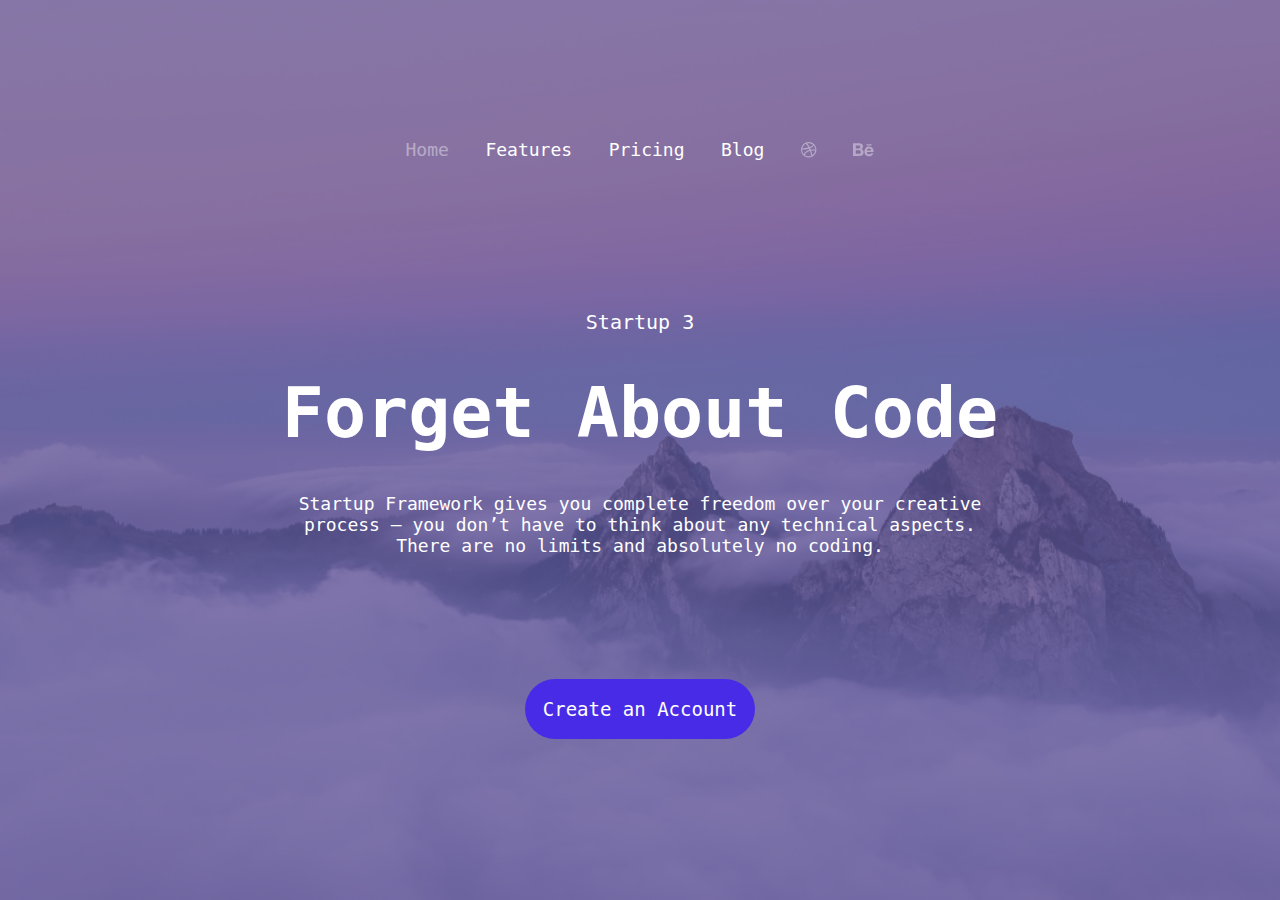
<file: css practice day 2/index.html>
<!DOCTYPE html>
<html lang="en">

<head>
    <meta charset="UTF-8">
    <meta name="viewport" content="width=device-width, initial-scale=1.0">
    <title>Css practice day 2</title>
    <link rel="stylesheet" href="index.css" type="text/css">
</head>

<body>
    <div class="container">
        <div class="overlay"></div>
        <div class="nav-bar">
            <a>Home</a>
            <a>Features</a>
            <a>Pricing</a>
            <a>Blog</a>
            <svg width="16" height="16" viewBox="0 0 16 16" fill="none" xmlns="http://www.w3.org/2000/svg">
                <path d="M10.2857 13.8386C10.0045 12.2247 9.53571 10.5573 8.87946 8.83636H8.85938L8.83929 8.8464C8.73214 8.88658 8.58817 8.9435 8.40737 9.01716C8.22656 9.08412 7.88839 9.24819 7.39286 9.50935C6.89732 9.76381 6.43862 10.0384 6.01674 10.333C5.59487 10.621 5.15625 11.0027 4.70089 11.4781C4.24554 11.9535 3.90067 12.4491 3.66629 12.9647L3.51563 12.8542C4.74777 13.8587 6.14732 14.3609 7.71429 14.3609C8.59822 14.3609 9.45536 14.1868 10.2857 13.8386ZM8.42746 7.74149C8.28683 7.41336 8.10938 7.04171 7.89509 6.62653C5.8125 7.2493 3.55915 7.56069 1.13504 7.56069C1.12835 7.60756 1.125 7.67787 1.125 7.77162C1.125 8.60198 1.27232 9.39551 1.56696 10.1522C1.86161 10.9022 2.27679 11.5752 2.8125 12.1712C3.14732 11.5752 3.55915 11.0194 4.04799 10.5038C4.54353 9.98145 5.02232 9.56292 5.48438 9.24819C5.94643 8.93345 6.3817 8.66225 6.79018 8.43457C7.20536 8.20689 7.54018 8.04618 7.79464 7.95243L8.16629 7.82185C8.19308 7.81515 8.23661 7.80511 8.29688 7.79171C8.35714 7.77162 8.40067 7.75488 8.42746 7.74149ZM7.35268 5.61203C6.54911 4.18569 5.73214 2.92006 4.90179 1.81515C3.97768 2.25042 3.1942 2.87319 2.55134 3.68345C1.90848 4.49372 1.47991 5.40444 1.26562 6.4156C3.28795 6.4156 5.31696 6.14774 7.35268 5.61203ZM14.2232 8.81627C12.817 8.41448 11.4475 8.31738 10.115 8.52497C10.6975 10.1254 11.1261 11.6957 11.4007 13.2359C12.144 12.7337 12.7634 12.1009 13.2589 11.3375C13.7545 10.5674 14.0759 9.72698 14.2232 8.81627ZM6.13728 1.37319C6.13058 1.37319 6.12388 1.37653 6.11719 1.38323C6.12388 1.37653 6.13058 1.37319 6.13728 1.37319ZM12.0636 2.82966C10.8248 1.73144 9.375 1.18234 7.71429 1.18234C7.20536 1.18234 6.68638 1.24595 6.15737 1.37319C7.0346 2.51158 7.85826 3.7906 8.62835 5.21024C9.0904 5.03613 9.52567 4.83524 9.93415 4.60756C10.3426 4.37319 10.6641 4.1656 10.8984 3.98479C11.1395 3.80399 11.3605 3.61314 11.5614 3.41225C11.7623 3.21136 11.8862 3.07743 11.933 3.01046C11.9866 2.9368 12.0301 2.87653 12.0636 2.82966ZM14.3036 7.70131C14.2835 6.14774 13.7846 4.77497 12.8069 3.58301L12.7969 3.59305C12.7366 3.67341 12.673 3.75711 12.606 3.84417C12.5391 3.92452 12.3917 4.07185 12.1641 4.28613C11.9431 4.50042 11.7054 4.70466 11.4509 4.89886C11.2031 5.08636 10.8683 5.30399 10.4464 5.55176C10.0313 5.79283 9.59263 6.00711 9.13058 6.19461C9.29799 6.54953 9.44531 6.86761 9.57255 7.14886C9.58594 7.18234 9.60603 7.23926 9.63281 7.31961C9.6663 7.39997 9.69308 7.45689 9.71317 7.49037C9.95424 7.45689 10.202 7.43345 10.4565 7.42006C10.7176 7.40667 10.9654 7.39997 11.1998 7.39997C11.4342 7.39997 11.6652 7.40667 11.8929 7.42006C12.1205 7.42676 12.3348 7.44015 12.5357 7.46024C12.7366 7.47363 12.9241 7.49037 13.0982 7.51046C13.279 7.53055 13.4397 7.55399 13.5804 7.58078C13.7277 7.60086 13.8516 7.62095 13.952 7.64104C14.0525 7.65444 14.1362 7.66783 14.2031 7.68122L14.3036 7.70131ZM14.394 3.90444C15.0837 5.08301 15.4286 6.37207 15.4286 7.77162C15.4286 9.17118 15.0837 10.4636 14.394 11.6489C13.7042 12.8274 12.7667 13.7616 11.5815 14.4513C10.4029 15.141 9.11384 15.4859 7.71429 15.4859C6.31473 15.4859 5.02232 15.141 3.83705 14.4513C2.65848 13.7616 1.72433 12.8274 1.0346 11.6489C0.344866 10.4636 0 9.17118 0 7.77162C0 6.37207 0.344866 5.08301 1.0346 3.90444C1.72433 2.71917 2.65848 1.78167 3.83705 1.09194C5.02232 0.402204 6.31473 0.0573374 7.71429 0.0573374C9.11384 0.0573374 10.4029 0.402204 11.5815 1.09194C12.7667 1.78167 13.7042 2.71917 14.394 3.90444Z" fill="white"/>
            </svg>
            <svg width="21" height="14" viewBox="0 0 21 14" fill="none" xmlns="http://www.w3.org/2000/svg">
                <path d="M18.5625 1.17657H13.4297V2.42211H18.5625V1.17657ZM16.0313 5.45559C15.4286 5.45559 14.9397 5.63305 14.5647 5.98796C14.1897 6.33617 13.9821 6.81162 13.942 7.4143H18.0402C17.9196 6.10849 17.25 5.45559 16.0313 5.45559ZM16.192 11.3317C16.6138 11.3317 17.0223 11.2246 17.4174 11.0103C17.8125 10.796 18.067 10.5047 18.1808 10.1364H20.4007C19.731 12.1922 18.3013 13.2201 16.1116 13.2201C14.6786 13.2201 13.5368 12.7781 12.6864 11.8942C11.8426 11.0103 11.4208 9.84845 11.4208 8.40872C11.4208 7.01586 11.856 5.86073 12.7266 4.94332C13.6038 4.01921 14.7321 3.55715 16.1116 3.55715C17.0357 3.55715 17.8393 3.78483 18.5223 4.24019C19.2121 4.69555 19.7243 5.29488 20.0592 6.03818C20.4007 6.78148 20.5714 7.61184 20.5714 8.52925C20.5714 8.64309 20.5647 8.80046 20.5513 9.00135H13.942C13.942 9.74466 14.1328 10.3205 14.5145 10.729C14.9029 11.1308 15.4621 11.3317 16.192 11.3317ZM2.78237 10.8295H5.75558C7.12835 10.8295 7.81473 10.2703 7.81473 9.15202C7.81473 7.94666 7.14844 7.34398 5.81585 7.34398H2.78237V10.8295ZM2.78237 5.4355H5.60491C6.12723 5.4355 6.53906 5.31497 6.8404 5.0739C7.14844 4.82613 7.30246 4.44443 7.30246 3.92881C7.30246 2.96452 6.66629 2.48238 5.39397 2.48238H2.78237V5.4355ZM0 0.322779H5.96652C6.54911 0.322779 7.06808 0.369654 7.52344 0.463404C7.9788 0.557154 8.40067 0.717869 8.78906 0.945547C9.18415 1.16653 9.48549 1.48796 9.69308 1.90983C9.90737 2.33171 10.0145 2.84733 10.0145 3.45671C10.0145 4.66876 9.43862 5.54934 8.28683 6.09845C9.05022 6.31274 9.62612 6.69778 10.0145 7.25358C10.4029 7.80939 10.5971 8.49242 10.5971 9.30269C10.5971 9.80492 10.5134 10.2636 10.346 10.6788C10.1853 11.0873 9.96429 11.4322 9.68304 11.7134C9.40848 11.9947 9.08036 12.2324 8.69866 12.4266C8.31696 12.6208 7.91183 12.7614 7.48326 12.8484C7.05469 12.9355 6.60603 12.979 6.13728 12.979H0V0.322779Z" fill="white"/>
            </svg>
        </div>
        <div class="center-container">
            <div class="center-container-heading">Startup 3</div>
            <div class="center-container-content">Forget About Code</div>
            <div class="center-container-footer">Startup Framework gives you complete freedom over your creative process — you don’t have to think about any technical aspects. There are no limits and absolutely no coding. </div>
        </div>
        <div class="create-account-button">
            Create an Account
        </div>
    </div>
</body>

</html>
</file>
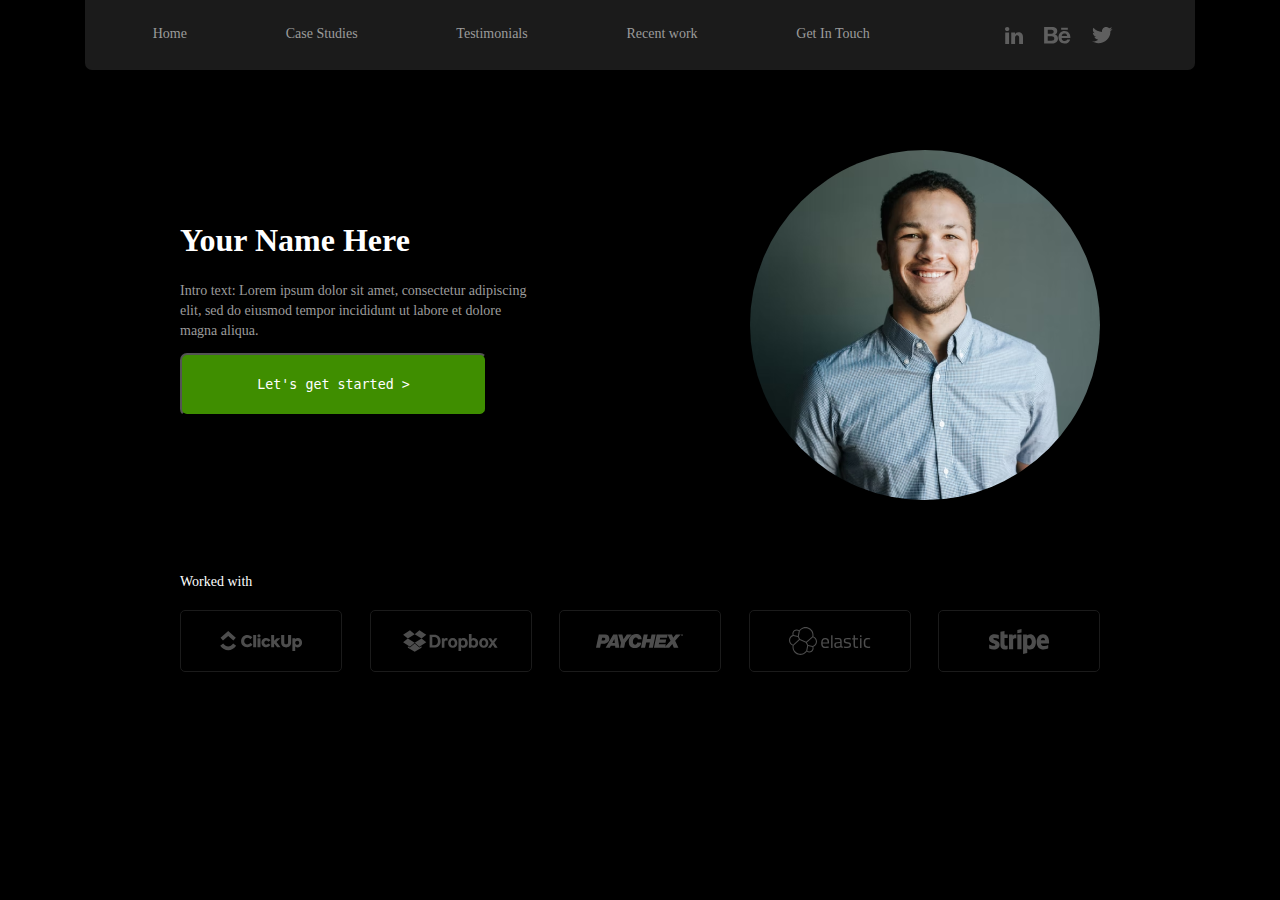
<file: css practice day 3/index.html>
<!DOCTYPE html>
<html lang="en">

<head>
    <meta charset="UTF-8">
    <meta name="viewport" content="width=device-width, initial-scale=1.0">
    <title>Portfolio cover page</title>
    <link rel="stylesheet" href="index.css">
</head>

<body>
    <div class="main-container">
        <div class="nav-bar">
            <div class="left-section">
                <a>Home</a>
                <a>Case Studies</a>
                <a>Testimonials</a>
                <a>Recent work</a>
                <a>Get In Touch</a>
            </div>
            <div class="social-section">
                <embed src="linkedin.svg" alt="linkedin" />
                <embed src="behance.svg" alt="behance" />
                <img src="twitter.svg" alt="twitter" />
            </div>
        </div>

        <div class="main-content">
            <div class="main-content-left">
                <div class="main-content-left-heading">
                    <h1>Your Name Here</h1>
                </div>
                <div class="main-content-left-description">
                    <p>
                        Intro text: Lorem ipsum dolor sit amet, consectetur adipiscing elit, sed do eiusmod tempor incididunt ut labore et dolore magna aliqua.
                    </p>
                </div>
                <div class="main-content-left-button">
                    <button>Let's get started ></button>
                </div>
            </div>
            <div class="main-content-right">
                <img src="dp/profile.png" alt="profile">
            </div>
        </div>


        <div class="footer-container">
            <p>Worked with</p>
            <div class="client-logo-section">
                <div class="client">
                    <img src="client/clickup.svg" alt="clickup" />
                </div>
                <div class="client">
                    <img src="client/dropbox.svg" alt="dropbox" />
                </div>
                <div class=" client ">
                    <img src="client/paycheck.svg " alt="paycheck" />
                </div>
                <div class="client">
                    <img src="client/elastic.svg" alt="elastic" />
                </div>
                <div class=" client ">
                    <img src="client/stripe.svg " alt="stripe" />
                </div>
            </div>
        </div>
    </div>
</body>

</html>
</file>
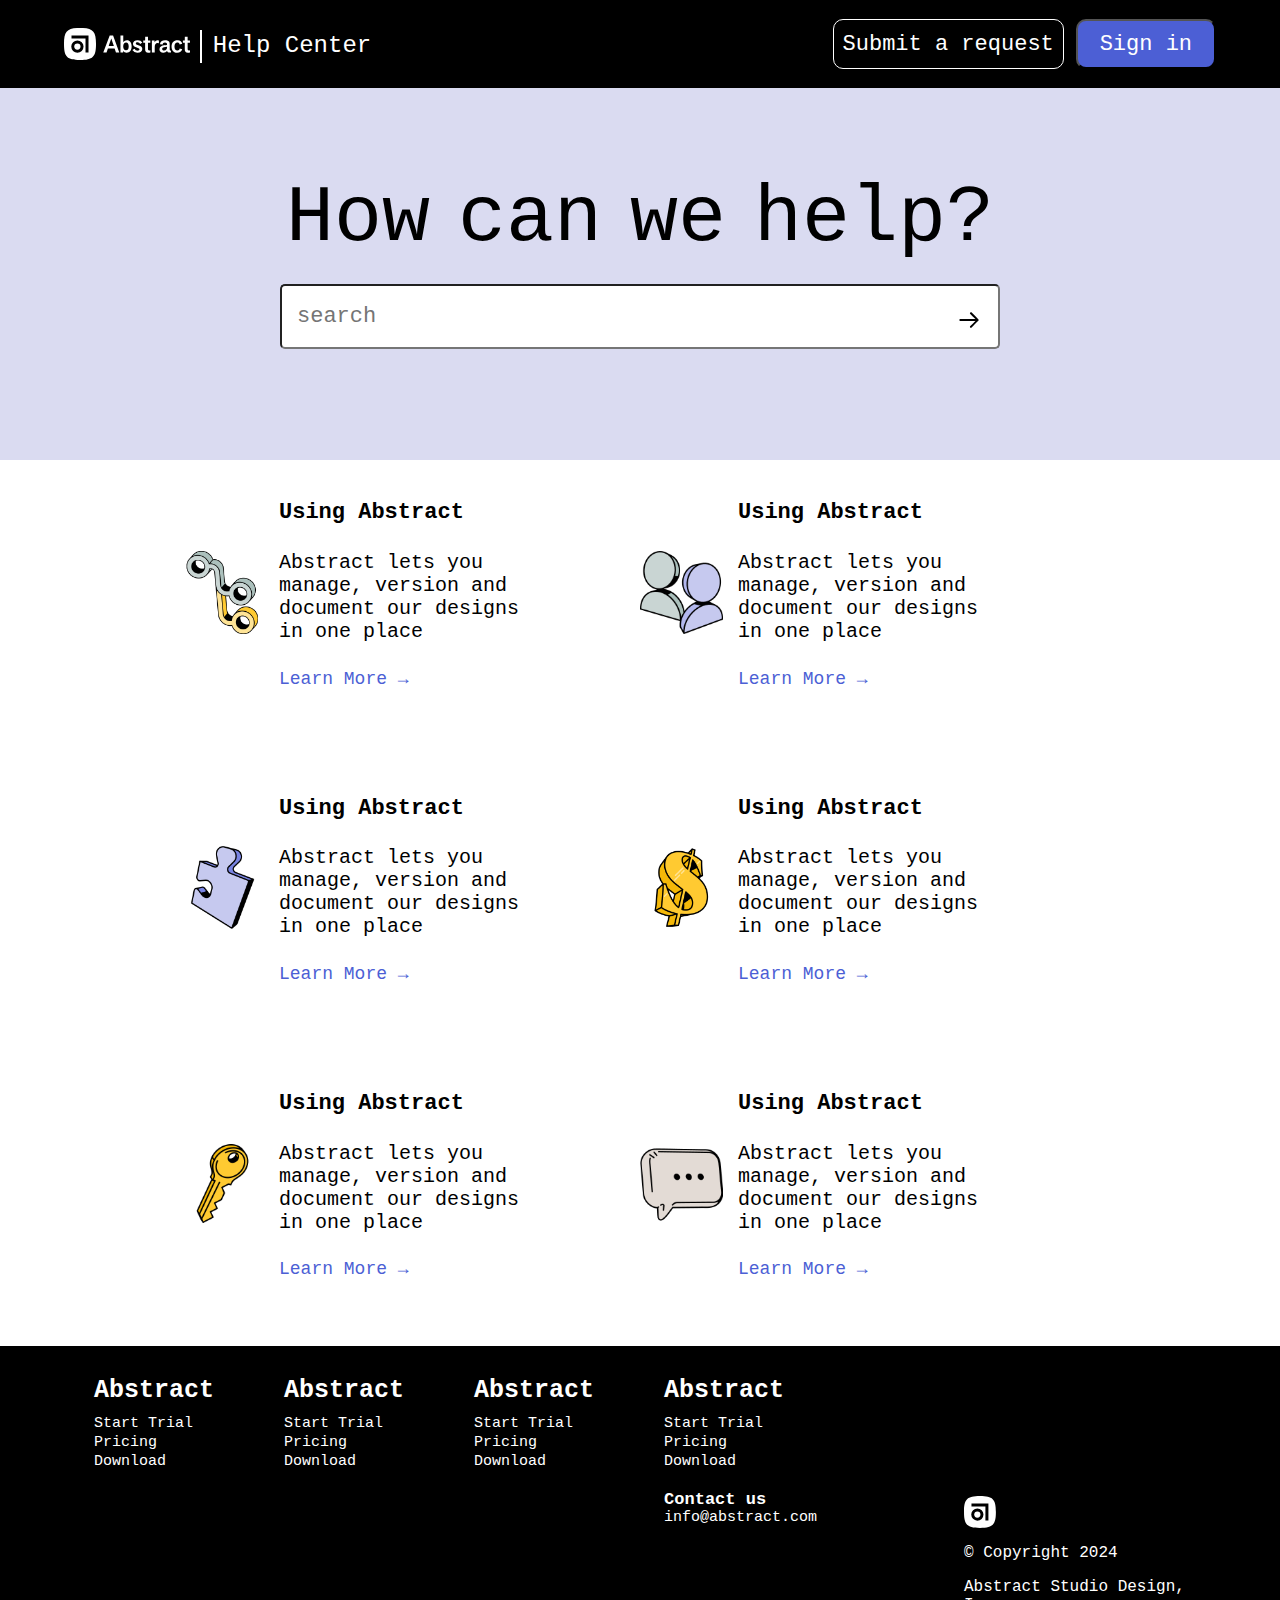
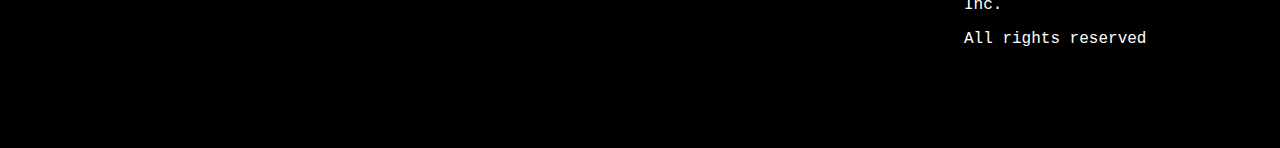
<file: css practice day 4/index.html>
<!DOCTYPE html>
<html lang="en">

<head>
    <meta charset="UTF-8">
    <meta name="viewport" content="width=device-width, initial-scale=1.0">
    <title>css practice day 4</title>
    <link rel="stylesheet" href="index.css">

</head>

<body>
    <div class="layout">
        <header class="header-container">
            <div class="inner-header-container">
                <div class="header-container-left">
                    <img src="asset/logo.svg" alt="logo" style="width: 126px; height: 32px;">
                    <a href="#">Help Center</a>
                </div>
                <div class="header-container-right">
                    <button>Submit a request</button>
                    <button>Sign in</button>
                </div>
            </div>
        </header>
        <section class="hero-container-main">
            <div class="hero-container-inner">
                <div class="inner-hero-heading">How can we help?</div>
                <form role="search" class="inner-hero-form">
                    <input type="text" type="search" placeholder="search">
                </form>
                <img src="asset/rightarrow.svg" alt="rightarrow" class="inner-hero-form-input-svg">
            </div>
        </section>
        <div class="category-list-container">
            <div class="category-list">
                <div class="category-list-item">
                    <div class="category-list-item-logo">
                        <img src="asset/category/abstract.png" alt="abstract">
                    </div>
                    <div class="category-list-item-detail">
                        <div class="category-list-item-heading">Using Abstract</div>
                        <div class="category-list-item-content">Abstract lets you manage, version and document our designs in one place</div>
                        <a>Learn More →</a>
                    </div>
                </div>
                <div class="category-list-item">
                    <div class="category-list-item-logo">
                        <img src="asset/category/account.png" alt="abstract">
                    </div>
                    <div class="category-list-item-detail">
                        <div class="category-list-item-heading">Using Abstract</div>
                        <div class="category-list-item-content">Abstract lets you manage, version and document our designs in one place</div>
                        <a>Learn More →</a>
                    </div>
                </div>
                <div class="category-list-item">
                    <div class="category-list-item-logo">
                        <img src="asset/category/organise.png" alt="abstract">
                    </div>
                    <div class="category-list-item-detail">
                        <div class="category-list-item-heading">Using Abstract</div>
                        <div class="category-list-item-content">Abstract lets you manage, version and document our designs in one place</div>
                        <a>Learn More →</a>
                    </div>
                </div>
                <div class="category-list-item">
                    <div class="category-list-item-logo">
                        <img src="asset/category/billing.png" alt="abstract">
                    </div>
                    <div class="category-list-item-detail">
                        <div class="category-list-item-heading">Using Abstract</div>
                        <div class="category-list-item-content">Abstract lets you manage, version and document our designs in one place</div>
                        <a>Learn More →</a>
                    </div>
                </div>
                <div class="category-list-item">
                    <div class="category-list-item-logo">
                        <img src="asset/category/authenticate.png" alt="abstract">
                    </div>
                    <div class="category-list-item-detail">
                        <div class="category-list-item-heading">Using Abstract</div>
                        <div class="category-list-item-content">Abstract lets you manage, version and document our designs in one place</div>
                        <a>Learn More →</a>
                    </div>
                </div>
                <div class="category-list-item">
                    <div class="category-list-item-logo">
                        <img src="asset/category/support.png" alt="abstract">
                    </div>
                    <div class="category-list-item-detail">
                        <div class="category-list-item-heading">Using Abstract</div>
                        <div class="category-list-item-content">Abstract lets you manage, version and document our designs in one place</div>
                        <a>Learn More →</a>
                    </div>
                </div>

            </div>
        </div>
        <footer class="footer-container-main">
            <div class="inner-footer">
                <div class="inner-footer-list-container">
                    <div class="abstract-list-container">
                        <div class="footer-list-header">Abstract</div>
                        <div class="footer-list-item">
                            <a>Start Trial</a>
                            <a>Pricing</a>
                            <a>Download</a>
                        </div>
                    </div>
                    <div class="resources-list-container">
                        <div class="footer-list-header">Abstract</div>
                        <div class="footer-list-item">
                            <a>Start Trial</a>
                            <a>Pricing</a>
                            <a>Download</a>
                        </div>
                    </div>
                    <div class="community-list-container">
                        <div class="footer-list-header">Abstract</div>
                        <div class="footer-list-item">
                            <a>Start Trial</a>
                            <a>Pricing</a>
                            <a>Download</a>
                        </div>
                    </div>
                    <div class="company-list-container">
                        <div class="footer-list-header">Abstract</div>
                        <div class="footer-list-item">
                            <a>Start Trial</a>
                            <a>Pricing</a>
                            <a>Download</a>
                        </div>
                        <div class="footer-list-item-subtitle">
                            <div style="font-size: 17px; font-weight: bold;">Contact us</div>
                            <a>info@abstract.com</a>
                        </div>
                    </div>
                </div>
                <div class="inner-footer-copyright-container">
                    <img src="asset/logo.svg" alt="logo">
                    <div class="copyright-content-container">
                        <p>© Copyright 2024</p>
                        <p>Abstract Studio Design, Inc.</p>
                        <p>All rights reserved</p>
                    </div>
                </div>
            </div>

        </footer>
    </div>

</body>

</html>
</file>
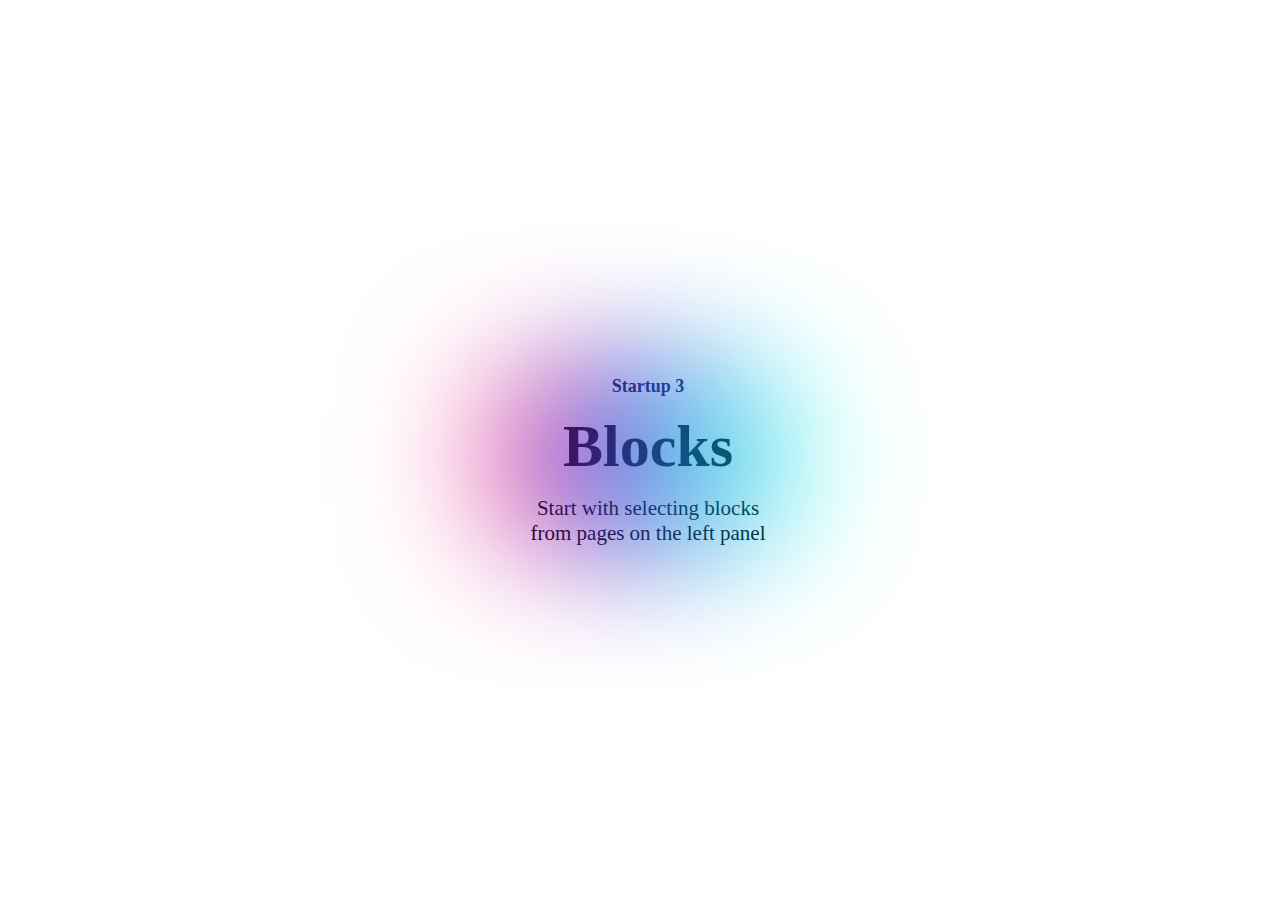
<file: css practice day1/index.html>
<!DOCTYPE html>
<html lang="en">

<head>
    <meta charset="UTF-8">
    <meta name="viewport" content="width=device-width, initial-scale=1.0">
    <title>Practicing via figma design</title>
    <link rel="stylesheet" href="index.css" type="text/css">
</head>

<body>
    <div class=main-main-container>
        <div class="main-container">
            <div class="ellipse-container">
                <div class="ellipse-1">

                </div>
                <div class="ellipse-2">

                </div>
                <div class="ellipse-3">

                </div>
            </div>
            <div class="heading">
                Startup 3
            </div>
            <div class="blocks"> Blocks</div>
            <div class="below-blocks">Start with selecting blocks from pages on the left panel</div>
        </div>
    </div>
</body>

</html>
</file>
<file: css practice day 2/index.css>
body {
    margin: 0;
    padding: 0;
    font-family: monospace;
}

.container {
    /* filter: brightness(100%); */
    background-image: url(bg.png);
    height: 100vh;
    background-size: cover;
    background-repeat: no-repeat;
    background-position: center;
    display: flex;
    flex-direction: column;
    justify-content: center;
    align-items: center;
}

.overlay {
    position: absolute;
    top: 0;
    left: 0;
    width: 100%;
    height: 100%;
    background-color: #170869;
    opacity: .5;
}

.nav-bar {
    position: relative;
    bottom: 142px;
    width: 469px;
    height: 26px;
    display: flex;
    align-items: center;
    justify-content: space-between;
    font-family: monospace;
    font-size: 18px;
    color: white;
    z-index: 1;
}

.nav-bar :first-child {
    color: white;
    opacity: 0.4;
}

.center-container {
    /* position: absolute;
    top: 253px;
    left: 332px; */
    width: 736px;
    height: 257px;
    display: flex;
    flex-direction: column;
    justify-content: space-around;
    row-gap: 28px;
    z-index: 1;
}

.center-container-heading {
    font-size: 20px;
    color: white;
    text-align: center;
}

.center-container-content {
    text-align: center;
    font-size: 70px;
    font-weight: bold;
    color: white;
}

.center-container-footer {
    color: white;
    text-align: center;
    font-size: 18px;
}

.create-account-button {
    color: white;
    font-size: 19px;
    position: relative;
    top: 117px;
    /* left: 585px; */
    border-radius: 50px;
    width: 230px;
    height: 60px;
    display: flex;
    justify-content: center;
    align-items: center;
    background-color: #482BE7;
    z-index: 1;
}
</file>
<file: css practice day 3/index.css>
body {
    margin: 0;
    padding: 0;
    background-color: black;
    color: white;
}

.main-container {
    display: flex;
    flex-direction: column;
}

.nav-bar {
    background-color: #1B1B1B;
    color: #9C9C9C;
    font-size: 14px;
    display: flex;
    justify-content: space-around;
    align-items: center;
    height: 70px;
    width: 1110px;
    position: absolute;
    left: 85px;
    border-bottom-left-radius: 7px;
    border-bottom-right-radius: 7px;
}

.left-section {
    height: 18px;
    width: 717px;
    display: flex;
    justify-content: space-between;
}

.social-section {
    width: 107.54px;
    height: 17px;
    display: flex;
    justify-content: space-between;
    margin-right: 14.5px;
}

.footer-container {
    color: white;
    font-size: 14px;
    position: absolute;
    top: 560px;
    left: 180px;
}

.client-logo-section {
    display: flex;
    width: 920px;
    height: 60px;
    justify-content: space-between;
    margin-top: 20px;
}

.client {
    border: 1px #1B1B1B solid;
    width: 160px;
    height: 60px;
    display: flex;
    justify-content: center;
    align-items: center;
    border-radius: 5px;
}

.main-content {
    height: 100vh;
}

.main-content-left {
    position: absolute;
    top: 201px;
    left: 180px;
    height: 247px;
    width: 538px;
}

.main-content-left-description {
    width: 350px;
    height: 72px;
    color: #9C9C9C;
    line-height: 144%;
    font-size: 14px;
}

.main-content-left-button>button {
    width: 307px;
    height: 63px;
    color: white;
    background-color: #3F8E00;
    border-radius: 7px;
    font-family: monospace;
}

.main-content-right {
    position: absolute;
    top: 150px;
    left: 750px;
}

.main-content-right>img {
    border-radius: 50%;
}
</file>
<file: css practice day 4/index.css>
* {
    box-sizing: border-box;
    font-family: monospace;
}

body {
    margin: 0;
    padding: 0;
}

.header-container {
    background-color: black;
    height: 88px;
}

.inner-header-container {
    margin: auto;
    max-width: 1900px;
    width: 90%;
    display: flex;
    height: 100%;
    align-items: center;
    justify-content: space-between;
}

.header-container-left {
    text-decoration: none;
    cursor: pointer;
    width: 324.27px;
    height: 33px;
    display: flex;
    align-items: center;
}

.header-container-left>a {
    color: white;
    text-decoration: none;
    border-left: 2px solid white;
    font-size: 24px;
    font-weight: 400;
    margin: 4px 0 0 0.8rem;
    padding: 2px 0 4px 0.8rem;
}

.header-container-right {
    width: 100%;
    max-width: 756px;
    height: 50px;
    display: flex;
    justify-content: flex-end;
}

.header-container-right :nth-child(1) {
    background-color: inherit;
    border: 1px white solid;
    color: white;
    border-radius: 10px;
    width: 231px;
    font-size: 22px;
    margin: 0px 12px 0 0;
}

.header-container-right :nth-child(2) {
    background-color: #4C5FD5;
    color: white;
    width: 140.33px;
    border-radius: 10px;
    font-size: 22px;
}

.hero-container-main {
    background-color: #DADBF1;
    height: 372px;
    display: flex;
    justify-content: center;
    align-items: center;
}

.hero-container-inner {
    max-width: 720px;
    height: 202px;
    width: 90%;
    display: flex;
    text-align: center;
    flex-direction: column;
}

.inner-hero-heading {
    font-size: 80px;
    word-spacing: -20px;
    margin: 0 0 20px 0;
}

.inner-hero-form>input {
    width: 100%;
    height: 65px;
    font-size: 22px;
    border-radius: 5px;
    padding: 0 0 0 15px;
}

.inner-hero-form-input-svg {
    position: relative;
    left: 675px;
    bottom: 47px;
    width: 28px;
    height: 36px;
    transition: filter 0.3s;
    filter: brightness(0) invert(0);
}

.inner-hero-form-input:hover {
    filter: brightness(0) saturate(100%) hue-rotate(240deg);
    /* Change to blue on hover */
}

.category-list {
    margin: auto;
    height: 886px;
    max-width: 90%;
    display: flex;
    flex-wrap: wrap;
    justify-content: center;
}

.category-list-item {
    display: flex;
    width: 459px;
    height: 269px;
    align-items: center;
}

.category-list-item-detail {
    /* border: 1px rebeccapurple solid; */
    max-height: 100%;
    height: 70%;
    display: flex;
    flex-direction: column;
    justify-content: space-between;
    width: 60%;
    margin: 0 0 0 15px;
}

.category-list-item-heading {
    font-size: 22px;
    font-weight: bold;
}

.category-list-item-content {
    font-size: 20px;
}

.category-list-item-detail>a {
    font-size: 18px;
    color: #4C5FD5;
    cursor: pointer;
}

.category-list-item-detail>a:hover {
    text-decoration: underline;
}

.category-list-item-logo>img {
    width: 83px;
    height: 83px;
}

.footer-container-main {
    color: white;
    height: 402px;
    background-color: black;
}

.inner-footer {
    margin: auto;
    max-width: 100%;
    width: 90%;
    height: 100%;
    display: flex;
    justify-content: space-between;
}

.inner-footer-list-container {
    display: flex;
    /* align-items: center; */
    height: 50%;
    margin: 20px;
    gap: 50px;
}

.footer-list-header {
    font-size: 25px;
    margin: 10px;
    font-weight: 900;
}

.footer-list-item {
    display: flex;
    flex-direction: column;
    text-align: justify;
    margin: 0 0 0 10px;
    gap: 2px;
    font-size: 15px;
}

.footer-list-item-subtitle {
    margin: 20px 0 0 10px;
    display: flex;
    flex-direction: column;
    height: fit-content;
    font-size: 15px;
}

.inner-footer-copyright-container {
    width: 252px;
    max-height: 100%;
    display: flex;
    flex-direction: column;
    margin-top: 150px;
    margin-left: 15px;
}

.inner-footer-copyright-container>img {
    height: 32px;
    width: 32px;
}

.copyright-content-container {
    font-size: 16px;
}
</file>
<file: css practice day1/index.css>
.main-main-container {
    display: flex;
    align-items: center;
    justify-content: center;
    height: 100vh;
    width: 100vw;
}

.main-container {
    position: absolute;
    width: 640px;
    height: 380px;
    background: #ffffff;
    display: flex;
    flex-direction: column;
    align-items: center;
    justify-content: center;
}

.ellipse-container {
    display: flex;
    position: absolute;
}

.ellipse-1 {
    background: #ff0d6a;
    position: absolute;
    width: 121px;
    height: 121px;
    top: -61px;
    left: -148px;
    gap: 0px;
    opacity: 0px;
    filter: blur(75px);
}

.ellipse-2 {
    background: #0500ff;
    position: absolute;
    width: 121px;
    height: 121px;
    top: -61px;
    left: -71px;
    gap: 0px;
    opacity: 0px;
    filter: blur(75px);
}

.ellipse-3 {
    background: #00ffe0;
    position: absolute;
    width: 121px;
    height: 121px;
    top: -61px;
    left: 6px;
    gap: 0px;
    opacity: 0px;
    filter: blur(75px);
}

.heading {
    margin-bottom: 36.24px;
    width: 99.81px;
    height: 22.76px;
    gap: 0px;
    opacity: 0px;
    color: #1e0e62;
    font-weight: bold;
    text-align: center;
    margin-bottom: 13.24px;
    font-size: 18px;
}

.blocks {
    width: 189.04px;
    height: 48.02px;
    top: -39px;
    left: -94px;
    gap: 0px;
    opacity: 0px;
    display: flex;
    align-item: center;
    justify-content: center;
    font-weight: bold;
    font-size: 60px;
}

.below-blocks {
    width: 262.78px;
    height: 44.91px;
    top: 45px;
    left: -133px;
    gap: 0px;
    opacity: 0.4px;
    text-align: center;
    font-size: 21px;
    margin-top: 35.98px;
}
</file>
